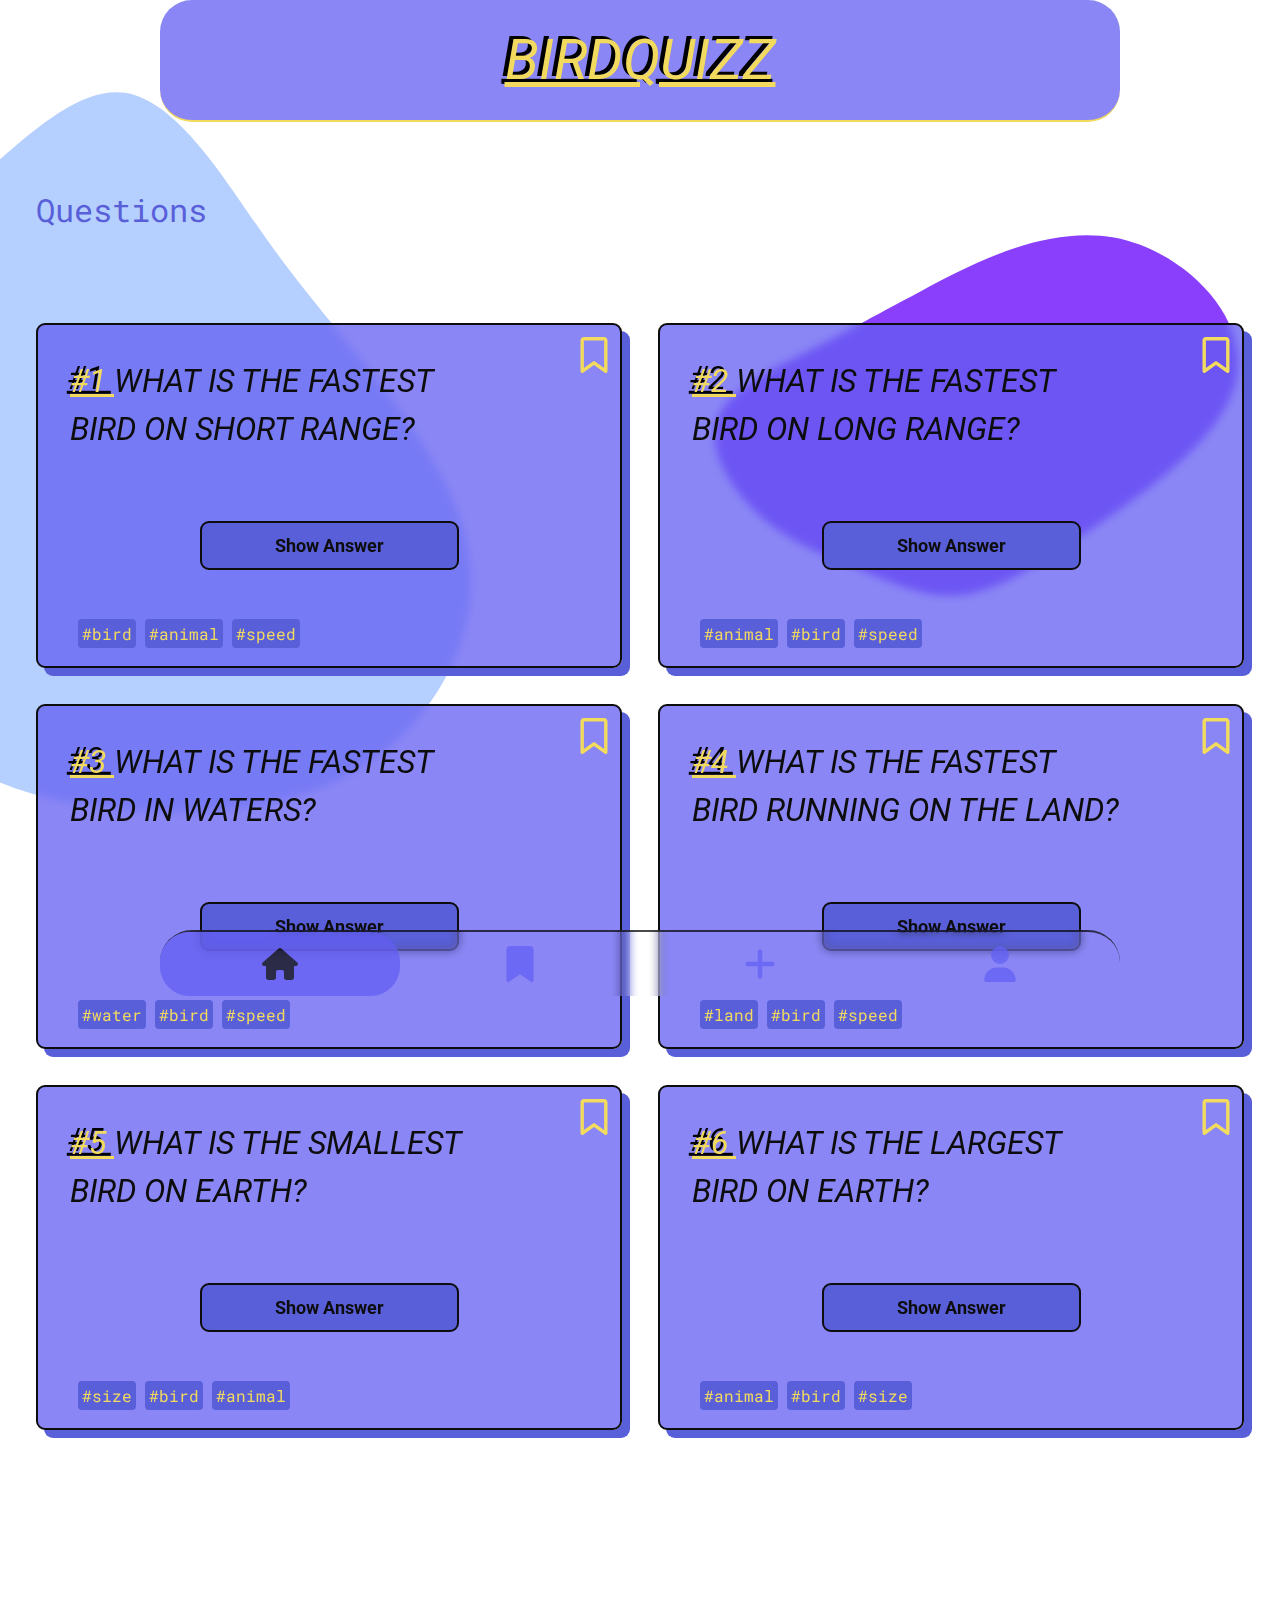
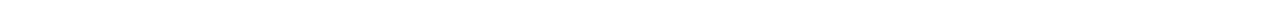
<file: index.html>
<!DOCTYPE html>
<html lang="en">
  <head>
    <meta charset="UTF-8" />
    <meta name="viewport" content="width=device-width, initial-scale=1.0" />
    <title>BirdQuizz - Home</title>
    <link rel="stylesheet" href="css/styles.css" />
    <script src="/index.js" defer></script>
  </head>
  <div class="background-1"></div>
  <div class="background-2"></div>
  <body>
    <header class="header">
      <h1 class="header__title">BirdQuizz</h1>
    </header>
    <main class="container" aria-labelledby="question-title" role="feed">
      <h2 id="question-title" class="text-dark ff-sans-mono fs-600">
        Questions
      </h2>
      <section class="card__wrapper">
        <article
          class="card"
          aria-labelledby="article-title-1"
          data-js="article"
        >
          <h3 id="article-title-1" class="card__title">
            <span class="card__number">#1 </span>What is the fastest bird on
            short range?
          </h3>
          <img class="card__icon" src="assets/img/bookmark-regular.svg" />
          <button class="card__button">Show Answer</button>
          <p class="card__answer hidden">The Pidgeon. 100 - 120 kmh / h</p>
          <ul class="card__taglist">
            <li class="card__taglist__item">bird</li>
            <li class="card__taglist__item">animal</li>
            <li class="card__taglist__item">speed</li>
          </ul>
        </article>
        <article
          class="card"
          aria-labelledby="article-title-2"
          data-js="article"
        >
          <h3 id="article-title-2" class="card__title">
            <span class="card__number">#2 </span>What is the fastest bird on
            long range?
          </h3>
          <img class="card__icon" src="assets/img/bookmark-regular.svg" />
          <button class="card__button">Show Answer</button>
          <p class="card__answer hidden">
            The Great Snipe snipe covered a distance of 6.700 kilometers with a
            speed of 80 km / h .
          </p>
          <ul class="card__taglist">
            <li class="card__taglist__item">animal</li>
            <li class="card__taglist__item">bird</li>
            <li class="card__taglist__item">speed</li>
          </ul>
        </article>
        <article
          class="card"
          aria-labelledby="article-title-3"
          data-js="article"
        >
          <h3 id="article-title-3" class="card__title">
            <span class="card__number">#3 </span>What is the fastest bird in
            waters?
          </h3>
          <img class="card__icon" src="assets/img/bookmark-regular.svg" />
          <button class="card__button">Show Answer</button>
          <p class="card__answer hidden">
            The Gentoo pengiun. 27 km / h while swimming.
          </p>
          <ul class="card__taglist">
            <li class="card__taglist__item">water</li>
            <li class="card__taglist__item">bird</li>
            <li class="card__taglist__item">speed</li>
          </ul>
        </article>
        <article
          class="card"
          aria-labelledby="article-title-4"
          data-js="article"
        >
          <h3 id="article-title-4" class="card__title">
            <span class="card__number">#4 </span>What is the fastest bird
            running on the land?
          </h3>
          <img class="card__icon" src="assets/img/bookmark-regular.svg" />
          <button class="card__button">Show Answer</button>
          <p class="card__answer hidden">
            The Ostrich. Sprints up to 69 km / h.
          </p>
          <ul class="card__taglist">
            <li class="card__taglist__item">land</li>
            <li class="card__taglist__item">bird</li>
            <li class="card__taglist__item">speed</li>
          </ul>
        </article>
        <article
          class="card"
          aria-labelledby="article-title-5"
          data-js="article"
        >
          <h3 id="article-title-5" class="card__title">
            <span class="card__number">#5 </span>What is the smallest bird on
            earth?
          </h3>
          <img class="card__icon" src="assets/img/bookmark-regular.svg" />
          <button class="card__button">Show Answer</button>
          <p class="card__answer hidden">
            The Bee Hummingbird. The female is 6.1cm long and weights 2.6g.
          </p>
          <ul class="card__taglist">
            <li class="card__taglist__item">size</li>
            <li class="card__taglist__item">bird</li>
            <li class="card__taglist__item">animal</li>
          </ul>
        </article>
        <article
          class="card"
          aria-labelledby="article-title-6"
          data-js="article"
        >
          <h3 id="article-title-6" class="card__title">
            <span class="card__number">#6 </span>What is the largest bird on
            earth?
          </h3>
          <img class="card__icon" src="assets/img/bookmark-regular.svg" />
          <button class="card__button">Show Answer</button>
          <p class="card__answer hidden">
            The Ostrich. It's up to 2.7 meters tall and weights up to 130 kg.
          </p>
          <ul class="card__taglist">
            <li class="card__taglist__item">animal</li>
            <li class="card__taglist__item">bird</li>
            <li class="card__taglist__item">size</li>
          </ul>
        </article>
      </section>
    </main>
    <footer>
      <div class="navbar__wrapper">
        <div class="navbar__handler"></div>
        <nav class="navbar" aria-label="navigation">
          <a class="navbar__tab active" href="index.html"
            ><img
              class="navbar__icon"
              src="assets/img/house-solid.svg"
              alt="home-icon"
          /></a>
          <a class="navbar__tab" href="bookmarks.html"
            ><img
              class="navbar__icon"
              src="assets/img/bookmark-solid.svg"
              alt="bookmark-icon"
          /></a>
          <a class="navbar__tab" href="form.html"
            ><img
              class="navbar__icon"
              src="assets/img/plus-solid.svg"
              alt="plus-solid"
          /></a>
          <a class="navbar__tab" href="profile.html"
            ><img
              class="navbar__icon"
              src="assets/img/user-solid.svg"
              alt="profile-icon"
          /></a>
        </nav>
      </div>
    </footer>
  </body>
</html>
</file>
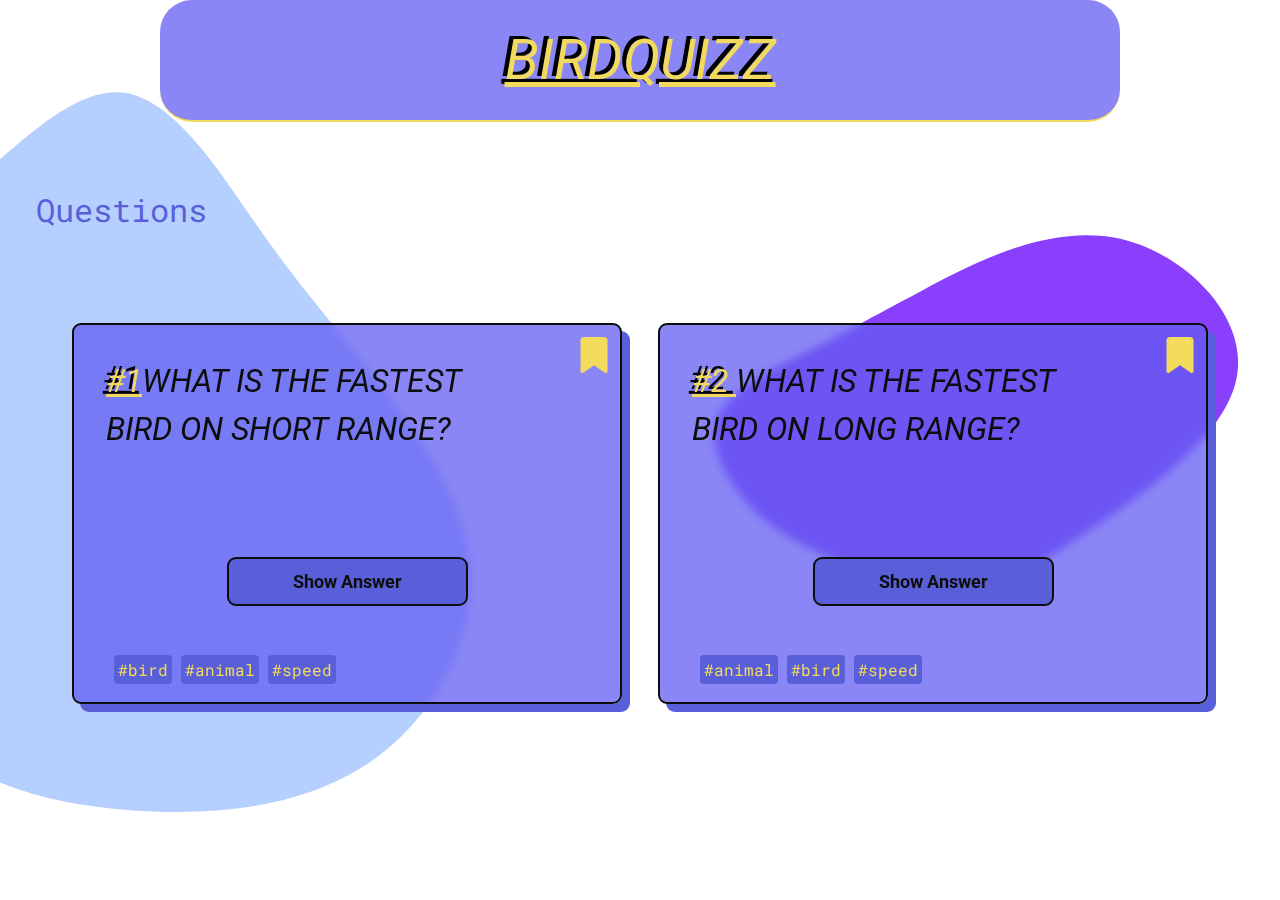
<file: bookmarks.html>
<!DOCTYPE html>
<html lang="en">
  <head>
    <meta charset="UTF-8" />
    <meta name="viewport" content="width=device-width, initial-scale=1.0" />
    <title>BirdQuizz - Bookmarks</title>
    <link rel="stylesheet" href="css/styles.css" />
    <script src="/index.js" defer></script>
  </head>
  <body>
    <header class="bg-primary header">
      <h1 class="header__title">BirdQuizz</h1>
    </header>
    <main class="container" aria-labelledby="question-title" role="feed">
      <h2 id="question-title" class="text-dark ff-sans-mono fs-600">
        Questions
      </h2>
      <section class="card__wrapper container">
        <article
          class="card"
          aria-labelledby="article-title-1"
          data-js="article"
        >
          <h3 id="article-title-1" class="card__title">
            <span class="card__number">#1</span>What is the fastest bird on
            short range?
          </h3>
          <a href="bookmarks.html" aria-label="bookmark"
            ><img class="card__icon" src="assets/img/bookmark-solid.svg"
          /></a>
          <button class="card__button">Show Answer</button>
          <p class="card__answer hidden">The Pidgeon. 100 - 120 kmh / h</p>
          <ul class="card__taglist">
            <li class="card__taglist__item">bird</li>
            <li class="card__taglist__item">animal</li>
            <li class="card__taglist__item">speed</li>
          </ul>
        </article>
        <article
          class="card"
          aria-labelledby="article-title-2"
          data-js="article"
        >
          <h3 id="article-title-2" class="card__title">
            <span class="card__number">#2 </span>What is the fastest bird on
            long range?
          </h3>
          <a href="bookmarks.html" aria-label="bookmark"
            ><img class="card__icon" src="assets/img/bookmark-solid.svg"
          /></a>
          <button class="card__button">Show Answer</button>
          <p class="card__answer hidden">
            The Great Snipe snipe covered a distance of 6.700 kilometers with a
            speed of 80 km / h .
          </p>
          <ul class="card__taglist">
            <li class="card__taglist__item">animal</li>
            <li class="card__taglist__item">bird</li>
            <li class="card__taglist__item">speed</li>
          </ul>
        </article>
      </section>
    </main>
    <footer>
      <div class="navbar__wrapper">
        <div class="navbar__handler"></div>
        <nav class="navbar" aria-label="navigation">
          <a class="navbar__tab" href="index.html"
            ><img
              class="navbar__icon"
              src="assets/img/house-solid.svg"
              alt="home-icon"
          /></a>
          <a class="navbar__tab active" href="bookmarks.html"
            ><img
              class="navbar__icon"
              src="assets/img/bookmark-solid.svg"
              alt="bookmark-icon"
          /></a>
          <a class="navbar__tab" href="form.html"
            ><img
              class="navbar__icon"
              src="assets/img/plus-solid.svg"
              alt="plus-solid"
          /></a>
          <a class="navbar__tab" href="profile.html"
            ><img
              class="navbar__icon"
              src="assets/img/user-solid.svg"
              alt="profile-icon"
          /></a>
        </nav>
      </div>
    </footer>
    <div class="background-1"></div>
    <div class="background-2"></div>
  </body>
</html>
</file>
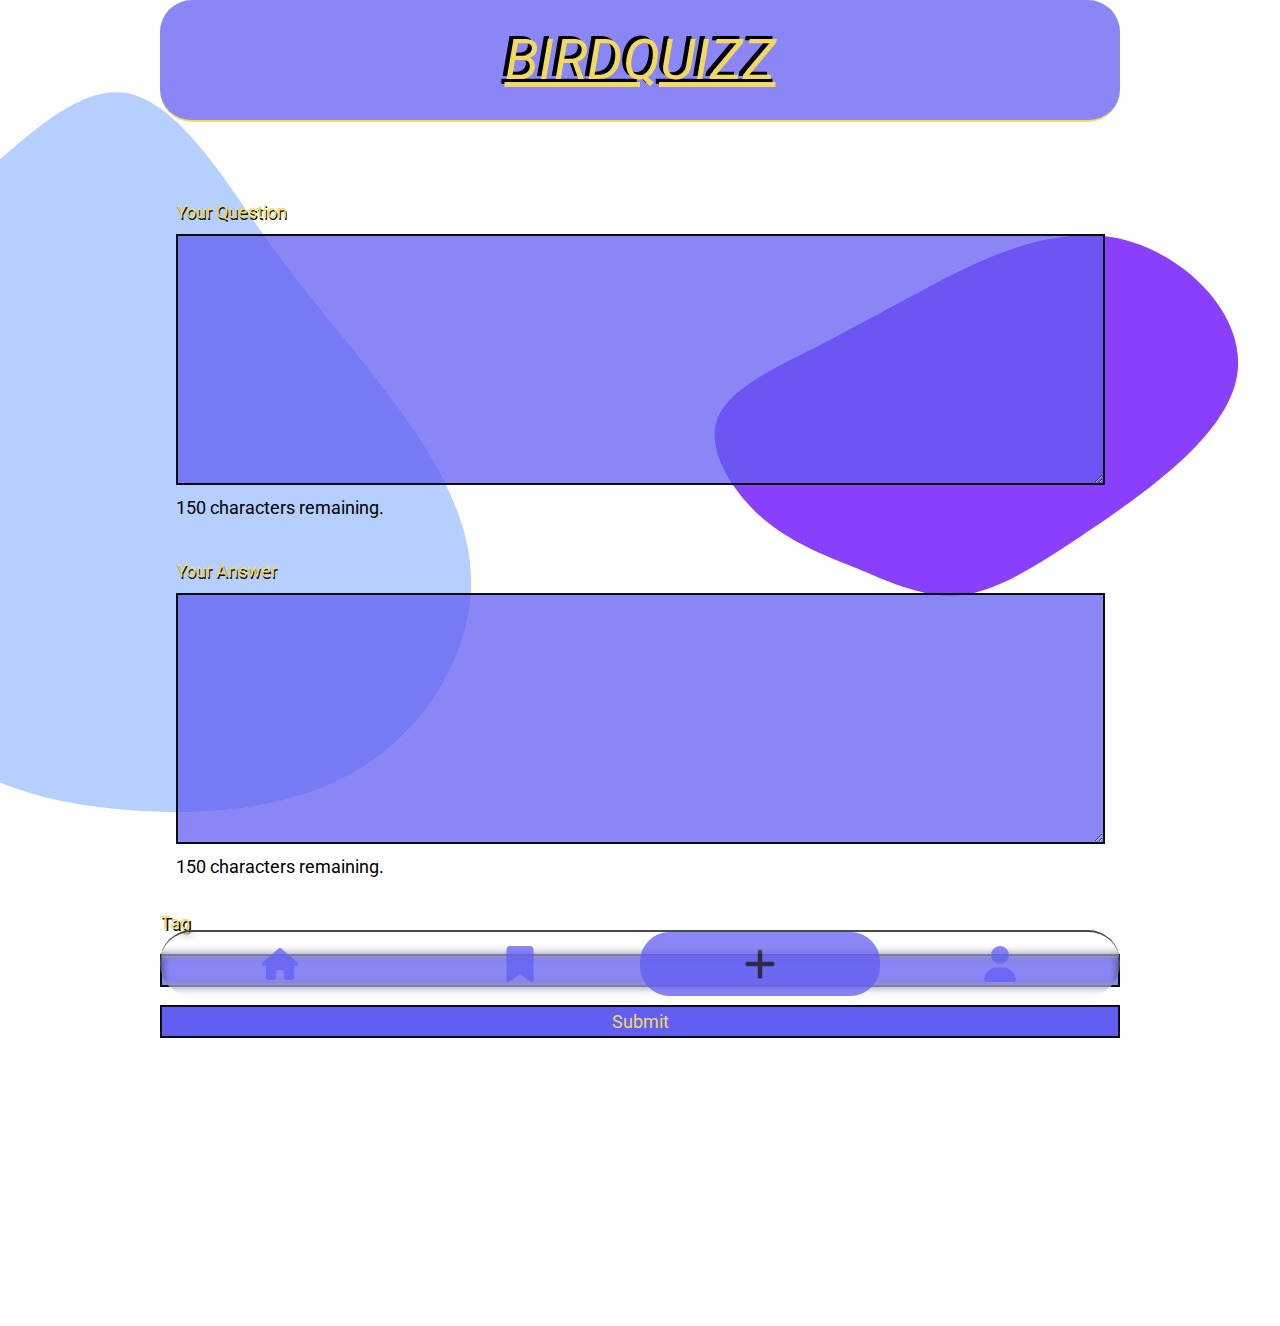
<file: form.html>
<!DOCTYPE html>
<html lang="en">
  <head>
    <meta charset="UTF-8" />
    <meta name="viewport" content="width=device-width, initial-scale=1.0" />
    <title>BirdQuizz - Form</title>
    <link rel="stylesheet" href="css/styles.css" />
    <script src="/form.js" defer></script>
  </head>
  <body>
    <header class="bg-primary header">
      <h1 class="header__title">BirdQuizz</h1>
    </header>
    <main>
      <form class="form" data-js="form">
        <fieldset class="form__div" data-js="form-div">
          <label class="form__label" id="qLabel" for="question"
            >Your Question</label
          >
          <textarea
            class="form__input"
            id="question"
            data-js="textarea"
            aria-labelledby="qLabel"
            name="question"
            maxlength="150"
            rows="9"
          ></textarea>
          <p class="form__subtitle" data-js="form-subtitle">
            <span class="subtitle__remaining-question" data-js="remaining"
              >150</span
            >
            characters remaining.
          </p>
        </fieldset>
        <fieldset class="form__div" data-js="form-div">
          <label class="form__label" id="aLabel" for="answer"
            >Your Answer</label
          >
          <textarea
            class="form__input"
            id="answer"
            aria-labelledby="aLabel"
            data-js="textarea"
            name="answer"
            rows="9"
            maxlength="150"
          ></textarea>
          <p class="form__subtitle" data-js="form-subtitle">
            <span class="subtitle__remaining-answer" data-js="remaining"
              >150</span
            >
            characters remaining.
          </p>
        </fieldset>
        <label class="form__label" for="tag">Tag</label>
        <input type="text" id="tag" name="tag" class="form__input" />
        <button class="form__button" type="submit">Submit</button>
      </form>
      <section class="card__wrapper" data-js="card-wrapper"></section>
    </main>
    <footer>
      <div class="navbar__wrapper">
        <div class="navbar__handler"></div>
        <nav class="navbar" aria-label="navigation">
          <a class="navbar__tab" href="index.html"
            ><img
              class="navbar__icon"
              src="assets/img/house-solid.svg"
              alt="home-icon"
          /></a>
          <a class="navbar__tab" href="bookmarks.html"
            ><img
              class="navbar__icon"
              src="assets/img/bookmark-solid.svg"
              alt="bookmark-icon"
          /></a>
          <a class="navbar__tab active" href="bookmarks.html"
            ><img
              class="navbar__icon"
              src="assets/img/plus-solid.svg"
              alt="plus-solid"
          /></a>
          <a class="navbar__tab" href="profile.html"
            ><img
              class="navbar__icon"
              src="assets/img/user-solid.svg"
              alt="profile-icon"
          /></a>
        </nav>
      </div>
    </footer>
    <div class="background-1"></div>
    <div class="background-2"></div>
  </body>
</html>
</file>
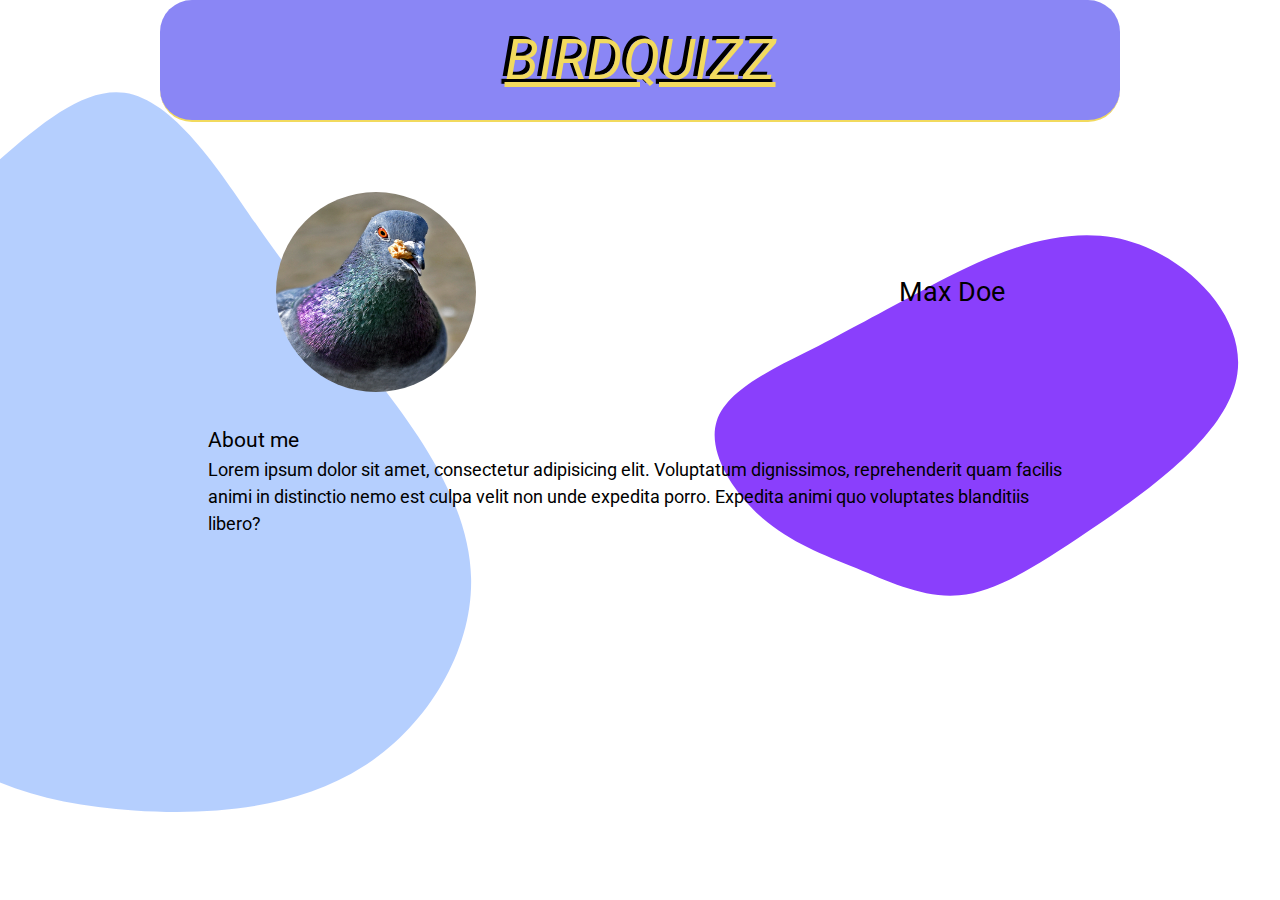
<file: profile.html>
<!DOCTYPE html>
<html lang="en">
  <head>
    <meta charset="UTF-8" />
    <meta name="viewport" content="width=device-width, initial-scale=1.0" />
    <title>BirdQuizz - Profile</title>
    <link rel="stylesheet" href="css/styles.css" />
  </head>
  <body>
    <header class="bg-primary header">
      <h1 class="header__title">BirdQuizz</h1>
    </header>
    <div class="background-1"></div>
    <div class="background-2"></div>
    <main class="profile">
      <section class="profile__card">
        <img
          class="profile__card-img"
          src="./assets/img/bg-pidgeon.jpg"
          alt=""
          height="200"
          width="200"
        />
        <h2 class="profile-card__name">Max Doe</h2>
      </section>
      <section class="profile__intro">
        <h3>About me</h3>
        <p>
          Lorem ipsum dolor sit amet, consectetur adipisicing elit. Voluptatum
          dignissimos, reprehenderit quam facilis animi in distinctio nemo est
          culpa velit non unde expedita porro. Expedita animi quo voluptates
          blanditiis libero?
        </p>
      </section>
    </main>
    <footer>
      <div class="navbar__wrapper">
        <div class="navbar__handler"></div>
        <nav class="navbar" aria-label="navigation">
          <a class="navbar__tab" href="index.html"
            ><img
              class="navbar__icon"
              src="assets/img/house-solid.svg"
              alt="home-icon"
          /></a>
          <a class="navbar__tab" href="bookmarks.html"
            ><img
              class="navbar__icon"
              src="assets/img/bookmark-solid.svg"
              alt="bookmark-icon"
          /></a>
          <a class="navbar__tab" href="form.html"
            ><img
              class="navbar__icon"
              src="assets/img/plus-solid.svg"
              alt="plus-solid"
          /></a>
          <a class="navbar__tab active" href="profile.html"
            ><img
              class="navbar__icon"
              src="assets/img/user-solid.svg"
              alt="profile-icon"
          /></a>
        </nav>
      </div>
    </footer>
  </body>
</html>
</file>
<file: css/styles.css>
/* imports */
@import "./reset.css";
@import "./properties.css";
@import "./utilities.css";
@import "components.css";
@import "./fonts.css";
</file>
